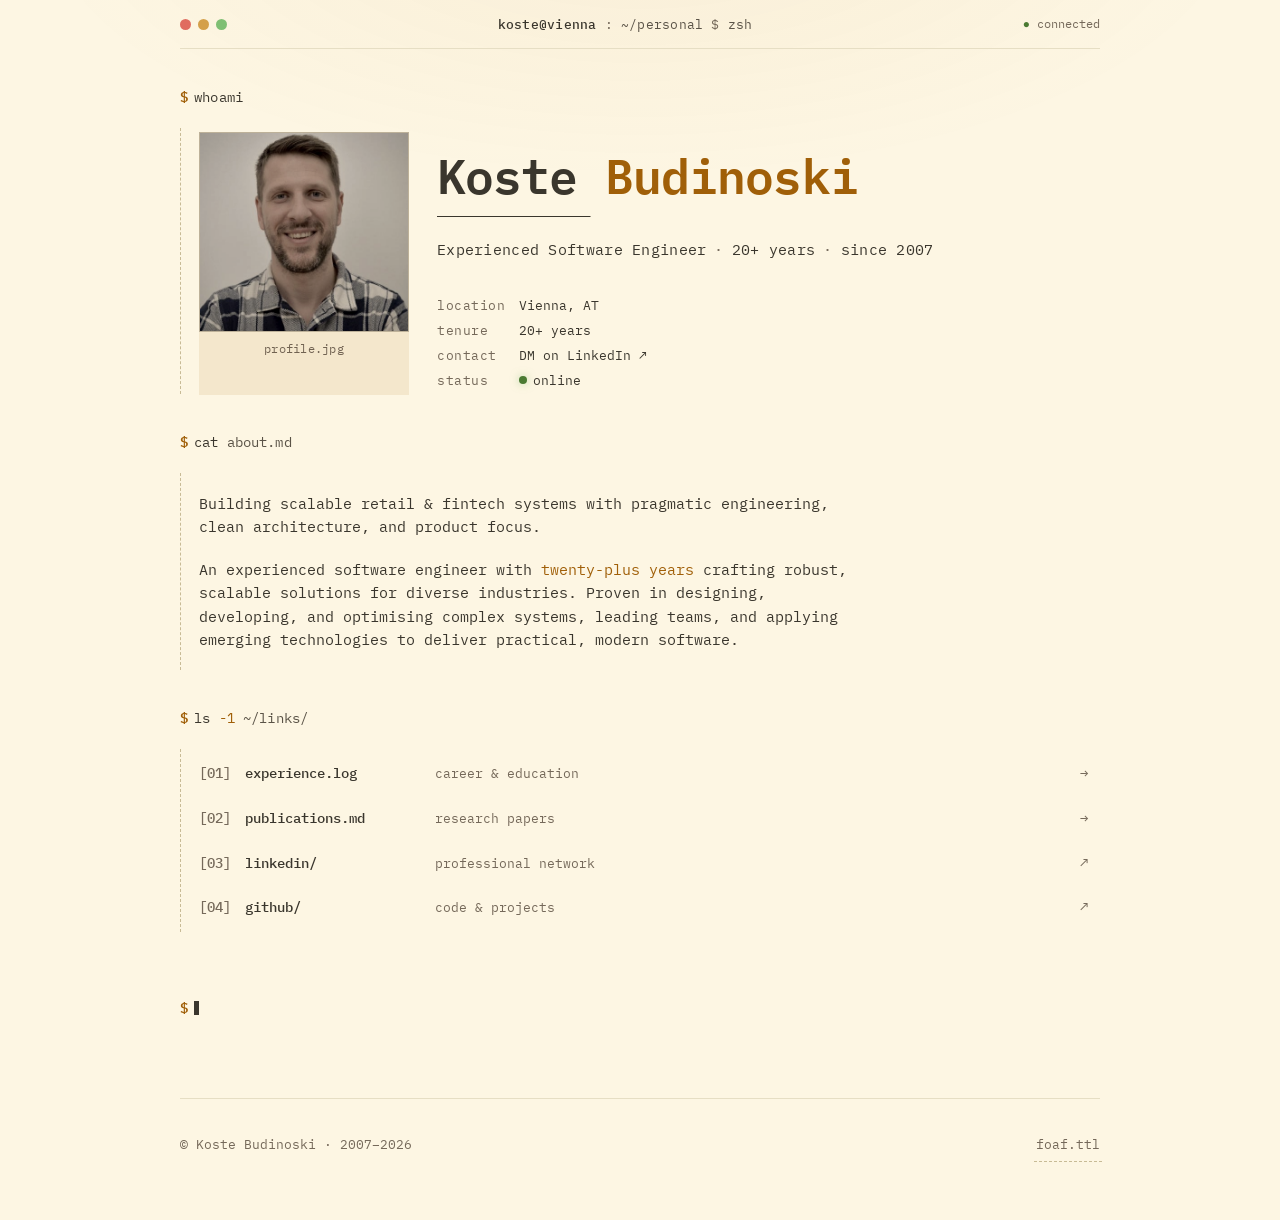
<file: index.html>
<!DOCTYPE html>
<html lang="en">
<head>
	<meta charset="UTF-8">
	<meta name="viewport" content="width=device-width, initial-scale=1.0">
	<meta http-equiv="X-UA-Compatible" content="ie=edge">
	<meta name="description" content="Koste Budinoski is an experienced software engineer with 20+ years of experience designing scalable systems for diverse industries.">
	<meta property="og:title" content="Koste Budinoski | Experienced Software Engineer">
	<meta property="og:description" content="Experienced software engineer with 20+ years designing scalable systems for diverse industries.">
	<meta property="og:type" content="profile">
	<meta property="og:url" content="https://kostebudinoski.dev/">
	<meta property="og:image" content="https://kostebudinoski.dev/images/profile.jpg">
	<meta property="og:image:alt" content="Koste Budinoski">
	<meta name="theme-color" content="#0d1117">
	<meta name="theme-color" content="#fdf6e3" media="(prefers-color-scheme: light)">
	<link rel="canonical" href="https://kostebudinoski.dev/">
	<link rel="sitemap" type="application/xml" href="https://kostebudinoski.dev/sitemap.xml">
	<link rel="icon" href="images/favicon.svg" type="image/svg+xml">
	<link rel="preconnect" href="https://fonts.googleapis.com">
	<link rel="preconnect" href="https://fonts.gstatic.com" crossorigin>
	<link rel="stylesheet" href="https://fonts.googleapis.com/css2?family=IBM+Plex+Mono:ital,wght@0,300;0,400;0,500;0,600;0,700;1,400;1,500&display=swap">
	<link rel="stylesheet" href="styles.css">
	<script src="analytics.js" defer></script>
	<title>Koste Budinoski | Experienced Software Engineer</title>
</head>
<body>
	<a class="skip" href="#main">Skip to content</a>
	<header class="chrome" role="banner">
		<span class="chrome__dots" aria-hidden="true"><i></i><i></i><i></i></span>
		<span class="chrome__title"><b>koste@vienna</b><span class="sep">:</span>~/personal<span class="sep">$</span>zsh</span>
		<span class="chrome__meta"><span class="ok">●</span> connected</span>
	</header>

	<main id="main" class="term" itemscope itemtype="https://schema.org/Person">
		<section class="cmd-block">
			<p class="prompt"><span class="dollar">$</span><span class="cmd">whoami</span></p>
			<div class="output hero">
				<figure class="hero__portrait">
					<img itemprop="image" property="image" src="images/profile.jpg" alt="Koste Budinoski" width="160" height="200" loading="eager" decoding="async">
					<figcaption>profile.jpg</figcaption>
				</figure>
				<div class="hero__text">
					<h1 class="hero__name" itemprop="name" property="name">
						<span itemprop="givenName" property="givenName">Koste</span> <span class="last" itemprop="familyName" property="familyName">Budinoski</span>
					</h1>
					<p class="hero__rule" aria-hidden="true">─────────────────</p>
					<p class="hero__role">
						<span itemprop="jobTitle">Experienced Software Engineer</span><span class="sep">·</span>20+ years<span class="sep">·</span>since 2007
					</p>
					<dl class="hero__status" aria-label="Status">
						<dt>location</dt>
						<dd itemprop="homeLocation" itemscope itemtype="https://schema.org/Place"><span itemprop="name">Vienna, AT</span></dd>
						<dt>tenure</dt>
						<dd>20+ years</dd>
						<dt>contact</dt>
						<dd><a href="https://www.linkedin.com/in/kostebudinoski/" target="_blank" rel="noopener" data-analytics-event="linkedin_click" data-analytics-label="Homepage status contact LinkedIn">DM on LinkedIn ↗</a></dd>
						<dt>status</dt>
						<dd><span class="dot" aria-hidden="true"></span>online</dd>
					</dl>
				</div>
			</div>
		</section>

		<section class="cmd-block">
			<p class="prompt"><span class="dollar">$</span><span class="cmd">cat</span> <span class="arg">about.md</span></p>
			<div class="output">
				<p itemprop="description">Building scalable retail &amp; fintech systems with pragmatic engineering, clean architecture, and product focus.</p>
				<p>An experienced software engineer with <span class="em">twenty-plus years</span> crafting robust, scalable solutions for diverse industries. Proven in designing, developing, and optimising complex systems, leading teams, and applying emerging technologies to deliver practical, modern software.</p>
			</div>
		</section>

		<section class="cmd-block">
			<p class="prompt"><span class="dollar">$</span><span class="cmd">ls</span> <span class="flag">-1</span> <span class="arg">~/links/</span></p>
			<div class="output">
				<ol class="links" aria-label="Primary navigation">
					<li>
						<a href="cv.html" data-analytics-event="cv_click" data-analytics-label="Homepage Experience link">
							<span class="num">[01]</span>
							<span class="name">experience.log</span>
							<span class="desc">career &amp; education</span>
							<span class="arrow" aria-hidden="true">→</span>
						</a>
					</li>
					<li>
						<a href="publications.html" data-analytics-event="publications_click" data-analytics-label="Homepage Publications link">
							<span class="num">[02]</span>
							<span class="name">publications.md</span>
							<span class="desc">research papers</span>
							<span class="arrow" aria-hidden="true">→</span>
						</a>
					</li>
					<li>
						<a itemprop="sameAs" href="https://www.linkedin.com/in/kostebudinoski/" target="_blank" rel="noopener" data-analytics-event="linkedin_click" data-analytics-label="Homepage LinkedIn CTA">
							<span class="num">[03]</span>
							<span class="name">linkedin/</span>
							<span class="desc">professional network</span>
							<span class="arrow" aria-hidden="true">↗</span>
						</a>
					</li>
					<li>
						<a itemprop="sameAs" href="https://github.com/kostebudinoski/" target="_blank" rel="noopener" data-analytics-event="github_click" data-analytics-label="Homepage GitHub CTA">
							<span class="num">[04]</span>
							<span class="name">github/</span>
							<span class="desc">code &amp; projects</span>
							<span class="arrow" aria-hidden="true">↗</span>
						</a>
					</li>
				</ol>
			</div>
		</section>

		<p class="term-end" aria-hidden="true"><span class="dollar">$</span><span class="caret"></span></p>
	</main>

	<footer class="footer">
		<span>&copy; Koste Budinoski &middot; 2007–2026</span>
		<a href="foaf.ttl">foaf.ttl</a>
	</footer>

	<link rel="alternate" type="text/turtle" title="My FOAF" href="foaf.ttl">
	<script type="application/ld+json">
		{
			"@context": "https://schema.org",
			"@type": "Person",
			"name": "Koste Budinoski",
			"givenName": "Koste",
			"familyName": "Budinoski",
			"jobTitle": "Experienced Software Engineer",
			"description": "Experienced software engineer with 20+ years of experience crafting robust, scalable solutions for diverse industries.",
			"url": "https://kostebudinoski.dev/",
			"image": "https://kostebudinoski.dev/images/profile.jpg",
			"knowsAbout": [
				"Software engineering",
				"C#",
				".NET",
				"Backend systems",
				"Web systems",
				"Retail technology",
				"Fintech",
				"Software consulting"
			],
			"homeLocation": {
				"@type": "Place",
				"name": "Vienna, Austria"
			},
			"worksFor": {
				"@type": "Organization",
				"name": "Marktguru",
				"url": "https://info.marktguru.at/"
			},
			"sameAs": [
				"https://www.linkedin.com/in/kostebudinoski/",
				"https://github.com/kostebudinoski/"
			]
		}
	</script>
</body>
</html>
</file>
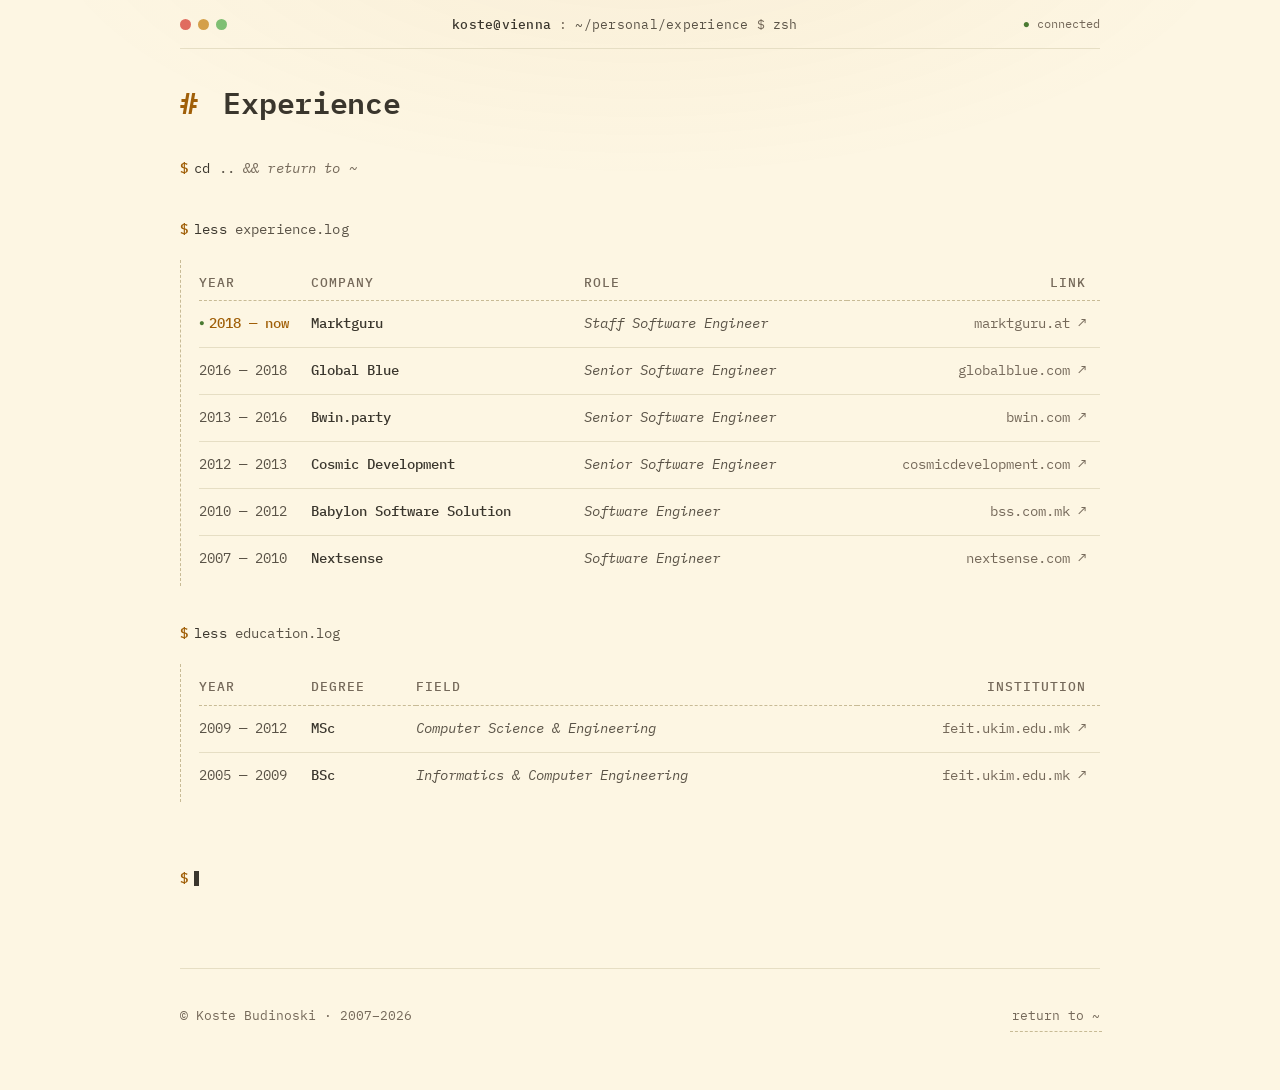
<file: cv.html>
<!DOCTYPE html>
<html lang="en">
<head>
	<meta charset="UTF-8">
	<meta name="viewport" content="width=device-width, initial-scale=1.0">
	<meta http-equiv="X-UA-Compatible" content="ie=edge">
	<meta name="description" content="Professional experience and education for Koste Budinoski.">
	<meta property="og:title" content="Koste Budinoski | Experience">
	<meta property="og:description" content="Professional experience and education for Koste Budinoski, experienced software engineer.">
	<meta property="og:type" content="website">
	<meta property="og:url" content="https://kostebudinoski.dev/cv.html">
	<meta property="og:image" content="https://kostebudinoski.dev/images/profile.jpg">
	<meta property="og:image:alt" content="Koste Budinoski">
	<meta name="theme-color" content="#0d1117">
	<meta name="theme-color" content="#fdf6e3" media="(prefers-color-scheme: light)">
	<link rel="canonical" href="https://kostebudinoski.dev/cv.html">
	<link rel="icon" href="images/favicon.svg" type="image/svg+xml">
	<link rel="preconnect" href="https://fonts.googleapis.com">
	<link rel="preconnect" href="https://fonts.gstatic.com" crossorigin>
	<link rel="stylesheet" href="https://fonts.googleapis.com/css2?family=IBM+Plex+Mono:ital,wght@0,300;0,400;0,500;0,600;0,700;1,400;1,500&display=swap">
	<link rel="stylesheet" href="styles.css">
	<script src="analytics.js" defer></script>
	<title>Koste Budinoski | Experience</title>
</head>
<body>
	<a class="skip" href="#main">Skip to content</a>
	<header class="chrome" role="banner">
		<span class="chrome__dots" aria-hidden="true"><i></i><i></i><i></i></span>
		<span class="chrome__title"><b>koste@vienna</b><span class="sep">:</span>~/personal/experience<span class="sep">$</span>zsh</span>
		<span class="chrome__meta"><span class="ok">●</span> connected</span>
	</header>

	<main id="main" class="term">
		<h1 class="page-h1"><span class="page-h1__hash">#</span> Experience</h1>
		<section class="cmd-block">
			<p class="prompt"><span class="dollar">$</span><span class="cmd">cd</span> <span class="arg">..</span> <span class="comment">&amp;&amp; <a class="prompt-link" href="index.html" data-analytics-event="home_click" data-analytics-label="Experience page home link">return to ~</a></span></p>
		</section>

		<section class="cmd-block">
			<p class="prompt"><span class="dollar">$</span><span class="cmd">less</span> <span class="arg">experience.log</span></p>
			<div class="output">
				<table class="term-table" aria-label="Professional experience">
					<thead>
						<tr>
							<th scope="col">Year</th>
							<th scope="col">Company</th>
							<th scope="col">Role</th>
							<th scope="col" style="text-align:right;">Link</th>
						</tr>
					</thead>
					<tbody>
						<tr>
							<td class="col-year current"><span class="status">●</span>2018 — now</td>
							<th scope="row" class="col-company">Marktguru</th>
							<td class="col-role">Staff Software Engineer</td>
							<td class="col-link"><a href="https://info.marktguru.at/" target="_blank" rel="noopener" data-analytics-event="company_click" data-analytics-label="Marktguru">marktguru.at ↗</a></td>
						</tr>
						<tr>
							<td class="col-year">2016 — 2018</td>
							<th scope="row" class="col-company">Global Blue</th>
							<td class="col-role">Senior Software Engineer</td>
							<td class="col-link"><a href="http://www.globalblue.com/" target="_blank" rel="noopener" data-analytics-event="company_click" data-analytics-label="Global Blue">globalblue.com ↗</a></td>
						</tr>
						<tr>
							<td class="col-year">2013 — 2016</td>
							<th scope="row" class="col-company">Bwin.party</th>
							<td class="col-role">Senior Software Engineer</td>
							<td class="col-link"><a href="https://www.bwin.com/" target="_blank" rel="noopener" data-analytics-event="company_click" data-analytics-label="Bwin.party">bwin.com ↗</a></td>
						</tr>
						<tr>
							<td class="col-year">2012 — 2013</td>
							<th scope="row" class="col-company">Cosmic Development</th>
							<td class="col-role">Senior Software Engineer</td>
							<td class="col-link"><a href="http://www.cosmicdevelopment.com/" target="_blank" rel="noopener" data-analytics-event="company_click" data-analytics-label="Cosmic Development">cosmicdevelopment.com ↗</a></td>
						</tr>
						<tr>
							<td class="col-year">2010 — 2012</td>
							<th scope="row" class="col-company">Babylon Software Solution</th>
							<td class="col-role">Software Engineer</td>
							<td class="col-link"><a href="http://bss.com.mk/" target="_blank" rel="noopener" data-analytics-event="company_click" data-analytics-label="Babylon Software Solution">bss.com.mk ↗</a></td>
						</tr>
						<tr>
							<td class="col-year">2007 — 2010</td>
							<th scope="row" class="col-company">Nextsense</th>
							<td class="col-role">Software Engineer</td>
							<td class="col-link"><a href="http://www.nextsense.com/" target="_blank" rel="noopener" data-analytics-event="company_click" data-analytics-label="Nextsense">nextsense.com ↗</a></td>
						</tr>
					</tbody>
				</table>
			</div>
		</section>

		<section class="cmd-block">
			<p class="prompt"><span class="dollar">$</span><span class="cmd">less</span> <span class="arg">education.log</span></p>
			<div class="output">
				<table class="term-table" aria-label="Education">
					<thead>
						<tr>
							<th scope="col">Year</th>
							<th scope="col">Degree</th>
							<th scope="col">Field</th>
							<th scope="col" style="text-align:right;">Institution</th>
						</tr>
					</thead>
					<tbody>
						<tr>
							<td class="col-year">2009 — 2012</td>
							<th scope="row" class="col-company">MSc</th>
							<td class="col-role">Computer Science &amp; Engineering</td>
							<td class="col-link"><a href="http://www.feit.ukim.edu.mk" target="_blank" rel="noopener" data-analytics-event="education_click" data-analytics-label="FEIT Master">feit.ukim.edu.mk ↗</a></td>
						</tr>
						<tr>
							<td class="col-year">2005 — 2009</td>
							<th scope="row" class="col-company">BSc</th>
							<td class="col-role">Informatics &amp; Computer Engineering</td>
							<td class="col-link"><a href="http://www.feit.ukim.edu.mk" target="_blank" rel="noopener" data-analytics-event="education_click" data-analytics-label="FEIT Bachelor">feit.ukim.edu.mk ↗</a></td>
						</tr>
					</tbody>
				</table>
			</div>
		</section>

		<p class="term-end" aria-hidden="true"><span class="dollar">$</span><span class="caret"></span></p>
	</main>

	<footer class="footer">
		<span>&copy; Koste Budinoski &middot; 2007–2026</span>
		<a href="index.html">return to ~</a>
	</footer>
</body>
</html>
</file>
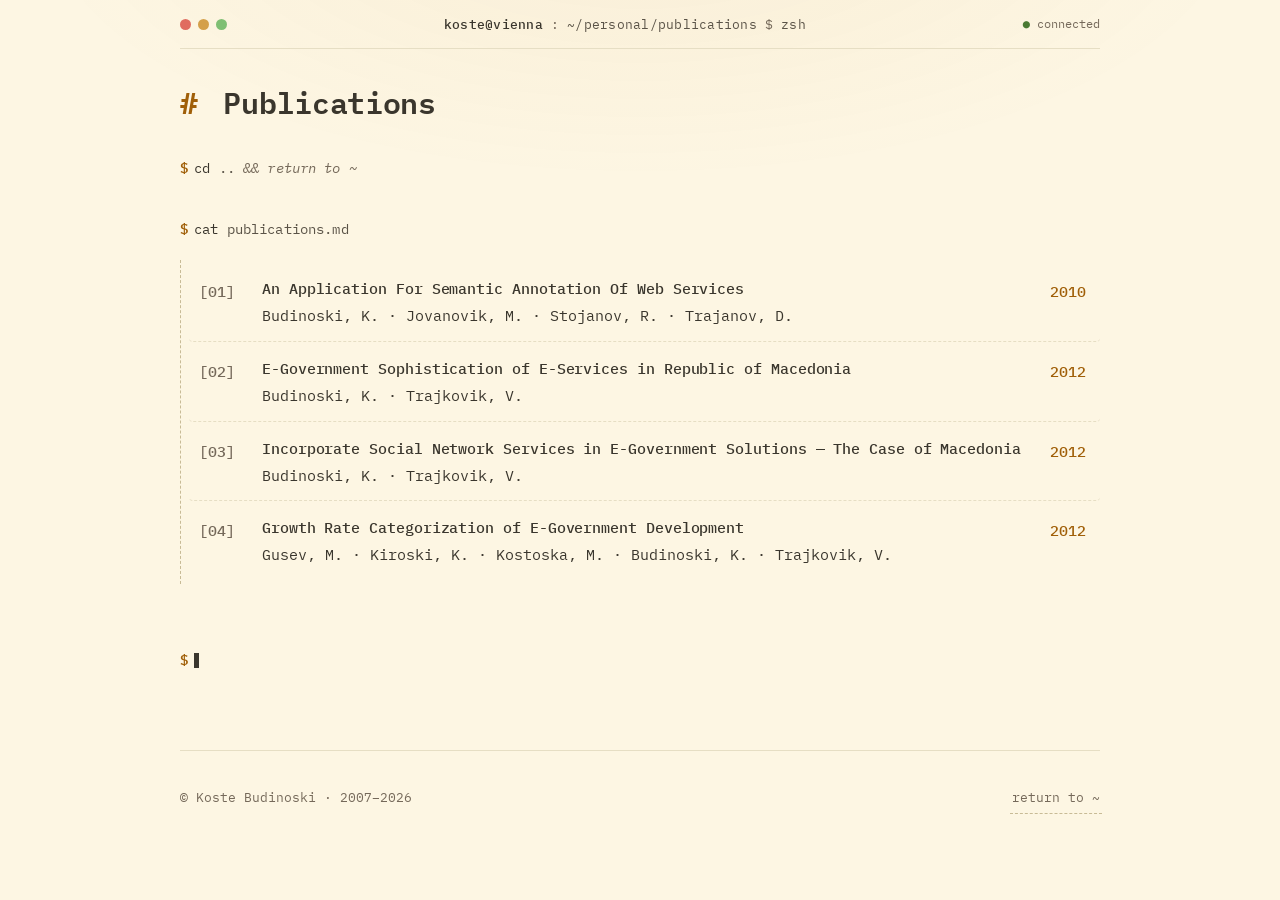
<file: publications.html>
<!DOCTYPE html>
<html lang="en">
<head>
	<meta charset="UTF-8">
	<meta name="viewport" content="width=device-width, initial-scale=1.0">
	<meta http-equiv="X-UA-Compatible" content="ie=edge">
	<meta name="description" content="Research publications by Koste Budinoski.">
	<meta property="og:title" content="Koste Budinoski | Publications">
	<meta property="og:description" content="Selected academic papers by Koste Budinoski on semantic web services, e-government, and social network services.">
	<meta property="og:type" content="website">
	<meta property="og:url" content="https://kostebudinoski.dev/publications.html">
	<meta property="og:image" content="https://kostebudinoski.dev/images/profile.jpg">
	<meta property="og:image:alt" content="Koste Budinoski">
	<meta name="theme-color" content="#0d1117">
	<meta name="theme-color" content="#fdf6e3" media="(prefers-color-scheme: light)">
	<link rel="canonical" href="https://kostebudinoski.dev/publications.html">
	<link rel="icon" href="images/favicon.svg" type="image/svg+xml">
	<link rel="preconnect" href="https://fonts.googleapis.com">
	<link rel="preconnect" href="https://fonts.gstatic.com" crossorigin>
	<link rel="stylesheet" href="https://fonts.googleapis.com/css2?family=IBM+Plex+Mono:ital,wght@0,300;0,400;0,500;0,600;0,700;1,400;1,500&display=swap">
	<link rel="stylesheet" href="styles.css">
	<script src="analytics.js" defer></script>
	<title>Koste Budinoski | Publications</title>
</head>
<body>
	<a class="skip" href="#main">Skip to content</a>
	<header class="chrome" role="banner">
		<span class="chrome__dots" aria-hidden="true"><i></i><i></i><i></i></span>
		<span class="chrome__title"><b>koste@vienna</b><span class="sep">:</span>~/personal/publications<span class="sep">$</span>zsh</span>
		<span class="chrome__meta"><span class="ok">●</span> connected</span>
	</header>

	<main id="main" class="term">
		<h1 class="page-h1"><span class="page-h1__hash">#</span> Publications</h1>
		<section class="cmd-block">
			<p class="prompt"><span class="dollar">$</span><span class="cmd">cd</span> <span class="arg">..</span> <span class="comment">&amp;&amp; <a class="prompt-link" href="index.html" data-analytics-event="home_click" data-analytics-label="Publications page home link">return to ~</a></span></p>
		</section>

		<section class="cmd-block">
			<p class="prompt"><span class="dollar">$</span><span class="cmd">cat</span> <span class="arg">publications.md</span></p>
			<div class="output">
				<ol class="papers" aria-label="Publications">
					<li class="paper">
						<span class="paper__num">[01]</span>
						<div class="paper__body">
							<h2 class="paper__title">An Application For Semantic Annotation Of Web Services</h2>
							<p class="paper__authors">Budinoski, K. &middot; Jovanovik, M. &middot; Stojanov, R. &middot; Trajanov, D.</p>
						</div>
						<span class="paper__year">2010</span>
					</li>
					<li class="paper">
						<span class="paper__num">[02]</span>
						<div class="paper__body">
							<h2 class="paper__title">E-Government Sophistication of E-Services in Republic of Macedonia</h2>
							<p class="paper__authors">Budinoski, K. &middot; Trajkovik, V.</p>
						</div>
						<span class="paper__year">2012</span>
					</li>
					<li class="paper">
						<span class="paper__num">[03]</span>
						<div class="paper__body">
							<h2 class="paper__title">Incorporate Social Network Services in E-Government Solutions — The Case of Macedonia</h2>
							<p class="paper__authors">Budinoski, K. &middot; Trajkovik, V.</p>
						</div>
						<span class="paper__year">2012</span>
					</li>
					<li class="paper">
						<span class="paper__num">[04]</span>
						<div class="paper__body">
							<h2 class="paper__title">Growth Rate Categorization of E-Government Development</h2>
							<p class="paper__authors">Gusev, M. &middot; Kiroski, K. &middot; Kostoska, M. &middot; Budinoski, K. &middot; Trajkovik, V.</p>
						</div>
						<span class="paper__year">2012</span>
					</li>
				</ol>
			</div>
		</section>

		<p class="term-end" aria-hidden="true"><span class="dollar">$</span><span class="caret"></span></p>
	</main>

	<footer class="footer">
		<span>&copy; Koste Budinoski &middot; 2007–2026</span>
		<a href="index.html">return to ~</a>
	</footer>
</body>
</html>
</file>
<file: styles.css>
/* ===================================================================
   Koste Budinoski — terminal aesthetic
   Modern IDE/editor feel · IBM Plex Mono · amber accent · light + dark
   =================================================================== */

:root {
	color-scheme: light dark;

	/* Dark (default) */
	--bg:           #0d1117;
	--bg-soft:      #161b22;
	--bg-elev:      #1c232b;
	--text:         #c9d1d9;
	--text-soft:    #8b949e;
	--text-muted:   #6e7681;
	--accent:       #e0a85a;
	--accent-soft:  #b8740f;
	--ok:           #7fbf73;
	--rule:         #21262d;
	--rule-strong:  #30363d;
	--selection:    rgba(224, 168, 90, 0.30);

	--font-mono: "IBM Plex Mono", ui-monospace, "JetBrains Mono", "SFMono-Regular", "Cascadia Mono", "Roboto Mono", Menlo, monospace;

	--max: 920px;
	--gutter: clamp(16px, 4vw, 48px);
	--space-1: clamp(8px,  1vw, 12px);
	--space-2: clamp(14px, 1.5vw, 22px);
	--space-3: clamp(22px, 2.8vw, 36px);
	--space-4: clamp(38px, 5vw, 64px);

	--ease: cubic-bezier(0.22, 1, 0.36, 1);
}

@media (prefers-color-scheme: light) {
	:root {
		--bg:           #fdf6e3;
		--bg-soft:      #f6eed3;
		--bg-elev:      #ede4c5;
		--text:         #3a362d;
		--text-soft:    #5a5347;
		--text-muted:   #75695a;
		--accent:       #a05f08;
		--accent-soft:  #8a560a;
		--ok:           #4a7a32;
		--rule:         #e6dec4;
		--rule-strong:  #c8bb96;
		--selection:    rgba(160, 95, 8, 0.20);
	}
}

* { box-sizing: border-box; }

html {
	scroll-behavior: smooth;
	-webkit-text-size-adjust: 100%;
}

body {
	margin: 0;
	min-height: 100vh;
	background: var(--bg);
	color: var(--text);
	font-family: var(--font-mono);
	font-size: 15px;
	font-weight: 400;
	line-height: 1.62;
	font-variant-ligatures: contextual;
	font-feature-settings: "calt" 1, "tnum" 1;
	-webkit-font-smoothing: antialiased;
	-moz-osx-font-smoothing: grayscale;
	overflow-x: hidden;
}

@media (max-width: 640px) {
	body { font-size: 15.5px; line-height: 1.65; }
}

/* Subtle ambient glow from top */
body::before {
	content: "";
	position: fixed;
	inset: 0;
	z-index: -1;
	pointer-events: none;
	background:
		radial-gradient(ellipse 80% 50% at 50% -10%, rgba(224, 168, 90, 0.08), transparent 60%),
		radial-gradient(ellipse 60% 40% at 100% 100%, rgba(224, 168, 90, 0.04), transparent 60%);
}

@media (prefers-color-scheme: light) {
	body::before {
		background:
			radial-gradient(ellipse 80% 50% at 50% -10%, rgba(184, 116, 15, 0.06), transparent 60%);
	}
}

::selection {
	background: var(--selection);
	color: var(--text);
}

a {
	color: inherit;
	text-decoration: none;
	transition: color 200ms var(--ease), background 200ms var(--ease);
}

a:hover,
a:focus-visible {
	color: var(--accent);
}

a:focus-visible {
	outline: 2px solid var(--accent);
	outline-offset: 3px;
	border-radius: 2px;
}

/* Skip link */
.skip {
	position: absolute;
	width: 1px;
	height: 1px;
	padding: 0;
	overflow: hidden;
	clip: rect(0 0 0 0);
	white-space: nowrap;
}
.skip:focus {
	position: fixed;
	top: 10px;
	left: 10px;
	width: auto;
	height: auto;
	padding: 8px 14px;
	clip: auto;
	overflow: visible;
	background: var(--accent);
	color: var(--bg);
	font-weight: 600;
	z-index: 100;
}

/* =========== Window chrome =========== */
.chrome {
	display: grid;
	grid-template-columns: auto 1fr auto;
	align-items: center;
	gap: var(--space-2);
	width: min(var(--max), 100% - var(--gutter) * 2);
	margin: 0 auto;
	padding: 14px 0;
	border-bottom: 1px solid var(--rule);
	font-size: 12.5px;
	color: var(--text-muted);
	opacity: 0;
	animation: fade-in 0.4s var(--ease) forwards;
}

.chrome__dots {
	display: inline-flex;
	gap: 7px;
}
.chrome__dots i {
	width: 11px;
	height: 11px;
	border-radius: 999px;
	background: var(--rule-strong);
	display: inline-block;
}
.chrome__dots i:nth-child(1) { background: #e06c5f; }
.chrome__dots i:nth-child(2) { background: #d4a04a; }
.chrome__dots i:nth-child(3) { background: #7fbf73; }

.chrome__title {
	justify-self: center;
	color: var(--text-soft);
	letter-spacing: 0.02em;
	min-width: 0;
	overflow: hidden;
	text-overflow: ellipsis;
	white-space: nowrap;
}

.chrome__title b {
	color: var(--text);
	font-weight: 500;
}

.chrome__title .sep {
	color: var(--text-muted);
	margin: 0 8px;
}

.chrome__meta {
	font-size: 12px;
	color: var(--text-muted);
}

.chrome__meta .ok {
	color: var(--ok);
}

@media (max-width: 640px) {
	.chrome {
		grid-template-columns: auto minmax(0, 1fr);
		padding: 12px 0;
	}
	.chrome__meta { display: none; }
	.chrome__title {
		justify-self: end;
		font-size: 11.5px;
		letter-spacing: 0;
	}
	.chrome__title .sep { margin: 0 5px; }
}

@media (max-width: 420px) {
	.chrome__title { display: none; }
	.chrome { grid-template-columns: 1fr; }
	.chrome__dots { justify-self: start; }
}

/* =========== Page container =========== */
.term {
	width: min(var(--max), 100% - var(--gutter) * 2);
	margin: 0 auto;
	padding: var(--space-3) 0 var(--space-4);
}

/* =========== Page H1 (interior pages) =========== */
.page-h1 {
	margin: 0 0 var(--space-3);
	font-family: var(--font-mono);
	font-size: clamp(1.4rem, 3.4vw, 1.85rem);
	font-weight: 600;
	line-height: 1.2;
	letter-spacing: -0.01em;
	color: var(--text);
}

.page-h1__hash {
	color: var(--accent);
	margin-right: 8px;
	font-weight: 600;
}

/* =========== Inline link inside a $ prompt =========== */
.prompt-link {
	display: inline-block;
	padding: 8px 4px;
	margin: -8px -4px;
	color: inherit;
	border-bottom: 1px dashed currentColor;
}

.prompt-link:hover,
.prompt-link:focus-visible {
	color: var(--accent);
}

/* =========== Command block (prompt + output) =========== */
.cmd-block {
	margin: 0 0 var(--space-3);
	opacity: 0;
	animation: fade-up 0.55s var(--ease) forwards;
}

.cmd-block:nth-of-type(1) { animation-delay: 0.05s; }
.cmd-block:nth-of-type(2) { animation-delay: 0.18s; }
.cmd-block:nth-of-type(3) { animation-delay: 0.30s; }
.cmd-block:nth-of-type(4) { animation-delay: 0.42s; }
.cmd-block:nth-of-type(5) { animation-delay: 0.54s; }
.cmd-block:nth-of-type(6) { animation-delay: 0.66s; }
.cmd-block:nth-of-type(7) { animation-delay: 0.78s; }

.prompt {
	margin: 0 0 var(--space-2);
	font-size: 13.5px;
	color: var(--text);
	letter-spacing: 0.01em;
	white-space: nowrap;
	overflow: hidden;
	text-overflow: ellipsis;
}

@media (max-width: 640px) {
	.prompt {
		font-size: 14.5px;
		white-space: normal;
		overflow: visible;
		text-overflow: clip;
		overflow-wrap: anywhere;
	}
	.cmd-block { margin-bottom: var(--space-4); }
}

.prompt .user {
	color: var(--ok);
}

.prompt .dollar {
	color: var(--accent);
	font-weight: 600;
	margin-right: 6px;
	user-select: none;
}

.prompt .flag {
	color: var(--accent);
}

.prompt .arg {
	color: var(--text-soft);
}

.output {
	padding: 4px 0 4px 18px;
	border-left: 1px dashed var(--rule-strong);
	color: var(--text);
}

@media (max-width: 540px) {
	.output {
		padding-left: 12px;
	}
}

.output > * + * { margin-top: var(--space-2); }

.comment {
	color: var(--text-muted);
	font-style: italic;
}

/* =========== Hero (whoami output) =========== */
.hero {
	--portrait-w: clamp(150px, 17vw, 210px);
	display: grid;
	grid-template-columns: var(--portrait-w) minmax(0, 1fr);
	column-gap: 28px;
	align-items: start;
}

.hero__portrait {
	margin: 0;
	position: relative;
	width: var(--portrait-w);
}

.hero__portrait img {
	display: block;
	width: 100%;
	aspect-ratio: 4 / 5;
	object-fit: cover;
	border: 1px solid var(--rule-strong);
	background: var(--bg-soft);
	filter: grayscale(0.5) contrast(1.04);
	user-select: none;
	-webkit-user-drag: none;
}

.hero__portrait::after {
	content: "";
	position: absolute;
	inset: 0;
	aspect-ratio: 4 / 5;
	background: var(--accent);
	mix-blend-mode: multiply;
	opacity: 0.10;
	pointer-events: none;
	transition: opacity 400ms var(--ease);
}

.hero__portrait:hover::after {
	opacity: 0.02;
}

.hero__portrait figcaption {
	margin-top: 8px;
	font-size: 11.5px;
	color: var(--text-muted);
	font-family: var(--font-mono);
	text-align: center;
	letter-spacing: 0.02em;
}

.hero__text { min-width: 0; }

.hero__rule {
	margin: 8px 0 10px;
	color: var(--text-muted);
	font-size: 12px;
	line-height: 1;
	letter-spacing: 0;
	user-select: none;
	overflow: hidden;
	white-space: nowrap;
}

.hero__name {
	margin: 0;
	font-family: var(--font-mono);
	font-weight: 600;
	font-size: clamp(1.7rem, 6.2vw, 3rem);
	line-height: 1.04;
	letter-spacing: -0.02em;
	color: var(--text);
	overflow-wrap: anywhere;
}

.hero__name .last {
	color: var(--accent);
}

.hero__role {
	margin: 14px 0 0;
	font-size: 13.5px;
	color: var(--text-soft);
	letter-spacing: 0.02em;
}

.hero__role .sep {
	color: var(--text-muted);
	margin: 0 8px;
}

.hero__status {
	margin: var(--space-3) 0 0;
	padding: 0;
	max-width: 460px;
	background: transparent;
	border: 0;
	border-radius: 0;
	display: grid;
	grid-template-columns: max-content minmax(0, 1fr);
	row-gap: 6px;
	column-gap: 14px;
	font-size: 13px;
	line-height: 1.45;
	min-width: 0;
}

.hero__status dt {
	color: var(--text-muted);
	text-transform: lowercase;
	letter-spacing: 0.04em;
}

.hero__status dd {
	margin: 0;
	color: var(--text);
	overflow-wrap: anywhere;
}

.hero__status dd a {
	display: inline-block;
	padding: 10px 4px;
	margin: -10px -4px;
	color: var(--text);
}

.hero__status dd a:hover,
.hero__status dd a:focus-visible {
	color: var(--accent);
}

.dot {
	display: inline-block;
	width: 8px;
	height: 8px;
	border-radius: 999px;
	background: var(--ok);
	margin-right: 6px;
	vertical-align: 0.06em;
	box-shadow: 0 0 8px rgba(127, 191, 115, 0.55);
	animation: pulse 2.2s ease-in-out infinite;
}

@media (max-width: 620px) {
	.hero {
		--portrait-w: clamp(150px, 42vw, 200px);
		grid-template-columns: 1fr;
		row-gap: var(--space-3);
		justify-items: start;
	}
	.hero__status {
		row-gap: 8px;
		column-gap: 14px;
		font-size: 14px;
	}
	.hero__rule { font-size: 13px; }
}

/* =========== Prose output (cat / less) =========== */
.output p {
	max-width: 72ch;
	font-size: 14.5px;
	color: var(--text);
}

.output p .em {
	color: var(--accent);
	font-style: normal;
}

/* =========== Link list (ls output) =========== */
.links {
	margin: 0;
	padding: 0;
	list-style: none;
	display: grid;
	gap: 4px;
}

.links a {
	display: grid;
	grid-template-columns: 4ch minmax(0, 22ch) minmax(0, 1fr) auto;
	align-items: baseline;
	gap: 14px;
	padding: 9px 12px 9px 10px;
	margin-left: -10px;
	border-radius: 4px;
	color: var(--text);
	font-size: 14px;
	transition: background 180ms var(--ease), color 180ms var(--ease);
}

.links a:hover,
.links a:focus-visible {
	background: var(--bg-soft);
	color: var(--text);
	outline: none;
}

.links a .num {
	color: var(--text-muted);
	font-weight: 500;
}

.links a:hover .num,
.links a:focus-visible .num {
	color: var(--accent);
}

.links a .name {
	color: var(--text);
	font-weight: 500;
}

.links a:hover .name,
.links a:focus-visible .name {
	color: var(--accent);
}

.links a .desc {
	color: var(--text-muted);
	font-size: 13px;
}

.links a .arrow {
	color: var(--text-muted);
	font-size: 14px;
	transition: transform 240ms var(--ease), color 240ms var(--ease);
}

.links a:hover .arrow,
.links a:focus-visible .arrow {
	color: var(--accent);
	transform: translateX(4px);
}

@media (max-width: 640px) {
	.links a {
		grid-template-columns: 4ch minmax(0, 1fr) auto;
		gap: 12px;
		padding: 16px 12px 16px 10px;
		font-size: 15.5px;
		min-height: 48px;
	}
	.links a .desc { display: none; }
	.links a .name { overflow-wrap: anywhere; }
	.links a .num { font-size: 14px; }
	.links a .arrow { font-size: 16px; }
}

/* =========== Tables (CV) =========== */
.term-table {
	width: 100%;
	border-collapse: collapse;
	font-size: 13.5px;
	font-variant-numeric: tabular-nums;
}

.term-table caption {
	text-align: left;
	color: var(--text-muted);
	padding-bottom: 10px;
	font-size: 12.5px;
	letter-spacing: 0.06em;
	text-transform: uppercase;
}

.term-table thead th {
	padding: 8px 14px 8px 0;
	text-align: left;
	font-weight: 500;
	color: var(--text-muted);
	border-bottom: 1px dashed var(--rule-strong);
	font-size: 12.5px;
	letter-spacing: 0.08em;
	text-transform: uppercase;
}

.term-table tbody td,
.term-table tbody th {
	padding: 12px 14px 12px 0;
	border-bottom: 1px solid var(--rule);
	vertical-align: top;
	font-weight: 400;
	text-align: left;
}

.term-table tbody tr:last-child td,
.term-table tbody tr:last-child th { border-bottom: 0; }

.term-table tbody tr:hover td,
.term-table tbody tr:hover th {
	background: var(--bg-soft);
}

.term-table .col-year { width: 14ch; color: var(--text-soft); white-space: nowrap; }
.term-table .col-year.current { color: var(--accent); font-weight: 500; }
.term-table .col-company { color: var(--text); font-weight: 500; }
.term-table .col-role { color: var(--text-soft); font-style: italic; }
.term-table .col-link { text-align: right; color: var(--text-muted); white-space: nowrap; }
.term-table .col-link a {
	display: inline-block;
	padding: 14px 4px;
	margin: -14px -4px;
	color: var(--text-muted);
	border-radius: 4px;
}
.term-table .col-link a:hover,
.term-table .col-link a:focus-visible { color: var(--accent); }

.term-table .status {
	color: var(--ok);
	font-size: 0.7em;
	vertical-align: 0.3em;
	margin-right: 4px;
	animation: pulse 2.2s ease-in-out infinite;
}

@media (max-width: 760px) {
	.term-table thead { display: none; }
	.term-table tr {
		display: block;
		padding: 14px 0;
		border-bottom: 1px solid var(--rule);
	}
	.term-table tbody tr:hover td,
	.term-table tbody tr:hover th { background: transparent; }
	.term-table td,
	.term-table th {
		display: block;
		padding: 2px 0;
		border: 0;
	}
	.term-table .col-year { padding-bottom: 6px; }
	.term-table .col-company { font-size: 15.5px; padding-bottom: 4px; }
	.term-table .col-link { text-align: left; padding-top: 8px; }
	.term-table .col-link a {
		padding: 10px 2px;
		margin: -10px -2px;
		min-height: 44px;
		display: inline-flex;
		align-items: center;
	}
}

/* =========== Papers (Publications) =========== */
.papers {
	margin: 0;
	padding: 0;
	list-style: none;
	display: grid;
	gap: 2px;
}

.paper {
	display: grid;
	grid-template-columns: 5ch minmax(0, 1fr) auto;
	column-gap: 18px;
	align-items: baseline;
	padding: 14px 14px 14px 10px;
	margin-left: -10px;
	border-radius: 4px;
	border-bottom: 1px dashed var(--rule);
	transition: background 180ms var(--ease);
}

.paper:last-child { border-bottom: 0; }

.paper:hover {
	background: var(--bg-soft);
}

.paper__num {
	color: var(--text-muted);
	font-weight: 500;
	align-self: start;
	padding-top: 2px;
	font-variant-numeric: tabular-nums;
}

.paper__body { min-width: 0; }

.paper__title {
	margin: 0;
	font-size: 14.5px;
	font-weight: 500;
	color: var(--text);
	line-height: 1.45;
	letter-spacing: -0.005em;
}

.paper:hover .paper__title { color: var(--accent); }

.paper__authors {
	margin: 6px 0 0;
	font-size: 13px;
	color: var(--text-soft);
	line-height: 1.5;
}

.paper__year {
	color: var(--accent);
	font-weight: 500;
	align-self: start;
	padding-top: 2px;
	font-variant-numeric: tabular-nums;
}

@media (max-width: 540px) {
	.paper {
		grid-template-columns: 5ch 1fr;
		row-gap: 6px;
	}
	.paper__year {
		grid-column: 2;
		font-size: 12.5px;
	}
}

/* =========== Trailing prompt + caret =========== */
.term-end {
	margin-top: var(--space-4);
	font-size: 14px;
	color: var(--text);
}

.term-end .dollar {
	color: var(--accent);
	font-weight: 600;
	margin-right: 6px;
}

.caret {
	display: inline-block;
	width: 0.6ch;
	height: 1.05em;
	background: var(--text);
	vertical-align: -0.18em;
	animation: blink 1.05s steps(2, end) infinite;
}

/* =========== Footer =========== */
.footer {
	width: min(var(--max), 100% - var(--gutter) * 2);
	margin: 0 auto;
	padding: var(--space-3) 0 var(--space-4);
	border-top: 1px solid var(--rule);
	display: flex;
	flex-wrap: wrap;
	justify-content: space-between;
	align-items: baseline;
	gap: 10px var(--space-2);
	font-size: 12.5px;
	color: var(--text-muted);
}

@media (max-width: 480px) {
	.footer {
		flex-direction: column;
		align-items: flex-start;
	}
}

.footer a {
	color: var(--text-muted);
	border-bottom: 1px dashed var(--rule-strong);
	padding: 6px 2px;
	margin: -6px -2px;
}

.footer a:hover,
.footer a:focus-visible {
	color: var(--accent);
	border-bottom-color: var(--accent);
}

/* =========== Animations =========== */
@keyframes fade-up {
	from { opacity: 0; transform: translateY(8px); }
	to   { opacity: 1; transform: translateY(0); }
}

@keyframes fade-in {
	from { opacity: 0; }
	to   { opacity: 1; }
}

@keyframes blink {
	0%, 100% { opacity: 1; }
	50%      { opacity: 0; }
}

@keyframes pulse {
	0%, 100% { opacity: 1; }
	50%      { opacity: 0.45; }
}

@media (prefers-reduced-motion: reduce) {
	*, *::before, *::after {
		animation-duration: 0.001ms !important;
		animation-delay: 0s !important;
		animation-iteration-count: 1 !important;
		transition-duration: 0.001ms !important;
	}
	.cmd-block, .chrome { opacity: 1 !important; }
	.caret { opacity: 1; }
}
</file>
